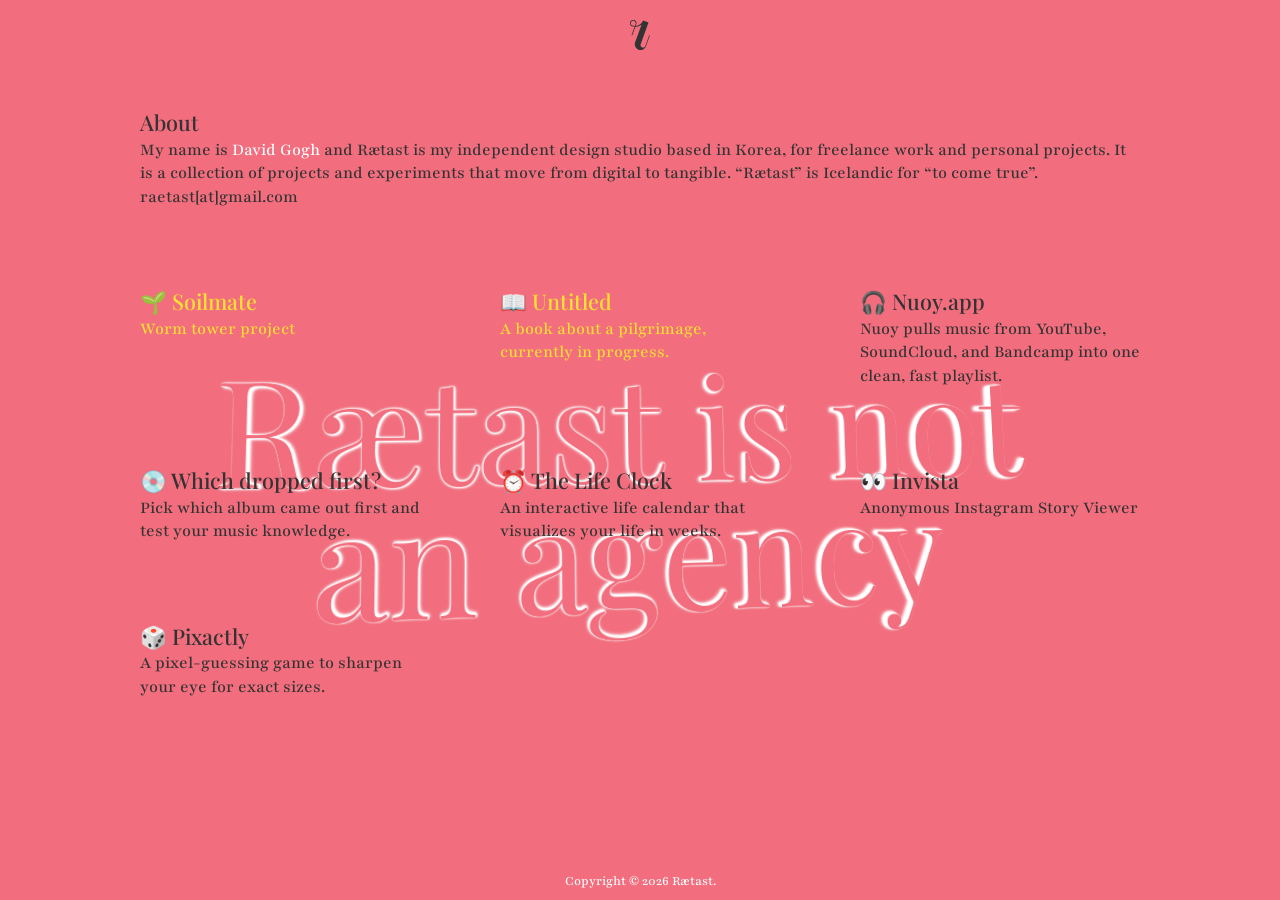
<file: index.html>
<!DOCTYPE html>
<html lang="en">

<head>
  <title>Rætast — Independent Design &amp; Creative Projects</title>
  <!-- Google tag (gtag.js) -->
  <script async src="https://www.googletagmanager.com/gtag/js?id=G-E0483FCLLG"></script>
  <script async src="https://pagead2.googlesyndication.com/pagead/js/adsbygoogle.js?client=ca-pub-3596538215842644"
    crossorigin="anonymous"></script>
  <script>
    window.dataLayer = window.dataLayer || [];
    function gtag() { dataLayer.push(arguments); }
    gtag('js', new Date());
    gtag('config', 'G-E0483FCLLG');
  </script>

  <meta charset="UTF-8" />
  <meta http-equiv="X-UA-Compatible" content="IE=Edge" />
  <meta name="description" content="Rætast is David Gogh's independent design studio in Korea, bringing together freelance design work, creative projects, and digital-to-tangible experiments." />
  <meta name="viewport" content="width=device-width, initial-scale=1, maximum-scale=1" />
  <meta property="og:type" content="website" />
  <meta property="og:image" content="https://raetast.com/_assets/img/raetast_og.png" />
  <meta property="og:title" content="Rætast — Independent Design &amp; Creative Projects" />
  <meta property="og:description" content="Rætast is David Gogh's independent design studio in Korea, bringing together freelance design work, creative projects, and digital-to-tangible experiments." />
  <meta property="og:url" content="https://raetast.com/" />
  <meta name="twitter:card" content="summary_large_image" />
  <meta name="twitter:title" content="Rætast — Independent Design &amp; Creative Projects" />
  <meta name="twitter:description" content="Rætast is David Gogh's independent design studio in Korea, bringing together freelance design work, creative projects, and digital-to-tangible experiments." />
  <meta name="twitter:image" content="https://raetast.com/_assets/img/raetast_og.png" />
  <link rel="canonical" href="https://raetast.com/" />

  <link rel="icon" type="image/svg+xml" href="/_assets/img/favicon.svg" />
  <link rel="shortcut icon" href="/_assets/img/favicon.ico" />
  <link rel="icon" type="image/png" sizes="16x16" href="/_assets/img/favicon-16x16.png" />
  <link rel="icon" type="image/png" sizes="32x32" href="/_assets/img/favicon-32x32.png" />
  <link rel="apple-touch-icon" sizes="180x180" href="/_assets/img/apple-touch-icon.png" />
  <link rel="preconnect" href="https://fonts.googleapis.com" />
  <link rel="preconnect" href="https://fonts.gstatic.com" crossorigin />
  <link rel="stylesheet" href="https://fonts.googleapis.com/css2?family=Playfair+Display:wght@400..600&amp;family=Playfair:opsz,wght@5..1200,400..500&amp;display=swap" />
  <link rel="stylesheet" href="_assets/css/normalize.css" />
  <link rel="stylesheet" href="_assets/css/styles.css?v=7" />
</head>

<body id="top">

  <!-- menu -->
  <section class="navbar" role="navigation">
    <div class="container">
      <a href="#top" aria-label="Rætast home">
        <img src="_assets/img/logo.svg" class="logo" alt="Rætast logo" />
      </a>
    </div>
  </section>

  <main>
    <!-- home -->
    <section id="home">
      <div class="row">
        <div class="landing">
          <h1 class="visually-hidden">Rætast is not an agency</h1>
          <div class="stage-wrap" aria-hidden="true">
            <div class="stage">
              <div class="layer"></div>
              <div class="layer"></div>
              <div class="layer"></div>
              <div class="layer"></div>
              <div class="layer"></div>
              <div class="layer"></div>
              <div class="layer"></div>
              <div class="layer"></div>
              <div class="layer"></div>
              <div class="layer"></div>
              <div class="layer"></div>
            </div>
          </div>
          <div class="info-grid">
            <div class="info-intro">
              <h3>About</h3>
              <p>My name is <a href="https://davidgogh.com/" target="_blank" rel="noopener noreferrer">David Gogh</a> and Rætast is my independent design studio based in Korea, for freelance work and personal projects. It is a collection of projects and experiments that move from digital to tangible. “Rætast” is Icelandic for “to come true”.<br />raetast[at]gmail.com</p>
            </div>
            <div>
              <div class="info-link info-tooltip" data-tooltip="Work in progress">
                <h3>🌱 Soilmate</h3>
                <p>Worm tower project</p>
              </div>
            </div>
            <div>
              <div class="info-link info-tooltip" data-tooltip="Work in progress">
                <h3>📖 Untitled</h3>
                <p>A book about a pilgrimage, currently in progress.</p>
              </div>
            </div>
            <div>
              <a class="info-link" href="https://nuoy.app" target="_blank" rel="noopener noreferrer">
                <h3>🎧 Nuoy.app</h3>
                <p>Nuoy pulls music from YouTube, SoundCloud, and Bandcamp into one clean, fast playlist.</p>
              </a>
            </div>
            <div>
              <a class="info-link" href="https://nuoy.app/firstdrop/" target="_blank" rel="noopener noreferrer">
                <h3>💿 Which dropped first?</h3>
                <p>Pick which album came out first and test your music knowledge.</p>
              </a>
            </div>
            <div>
              <a class="info-link" href="https://raetast.com/clock/" target="_blank" rel="noopener noreferrer">
                <h3>⏰ The Life Clock</h3>
                <p>An interactive life calendar that visualizes your life in weeks.</p>
              </a>
            </div>
            <div>
              <a class="info-link" href="https://invista.icu" target="_blank" rel="noopener noreferrer">
                <h3>👀 Invista</h3>
                <p>Anonymous Instagram Story Viewer</p>
              </a>
            </div>
            <div>
              <a class="info-link" href="https://pixact.ly" target="_blank" rel="noopener noreferrer">
                <h3>🎲 Pixactly</h3>
                <p>A pixel-guessing game to sharpen your eye for exact sizes.</p>
              </a>
            </div>
          </div>
        </div>
      </div>
    </section>
  </main>

  <!-- footer -->
  <footer id="footer">
    <div class="container">
      <p>Copyright © <span id="current-year">2025</span> Rætast.</p>
    </div>
  </footer>

  <script src="_assets/js/main.js?v=8"></script>
</body>

</html>
</file>
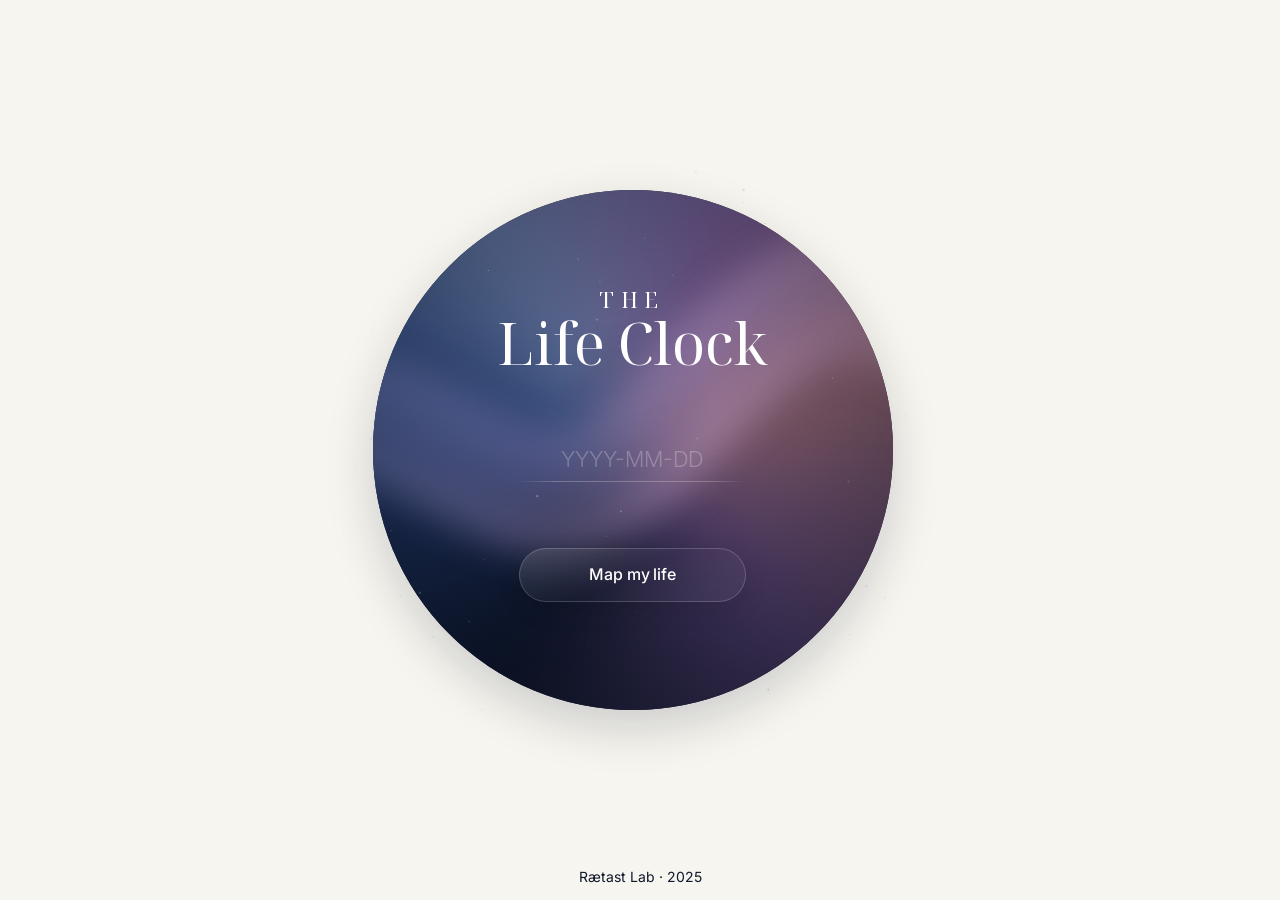
<file: clock/index.html>
<!DOCTYPE html>
<html lang="en">

<head>
  <meta charset="UTF-8" />
  <meta name="viewport" content="width=device-width, initial-scale=1.0" />
  <title>The Life Clock — Visualize Your Life in Weeks</title>
  <meta name="description" content="Visualize your life in weeks with The Life Clock. Enter your date of birth to see weeks lived and a life calendar based on a 100-year lifespan." />
  <meta name="robots" content="index,follow" />
  <link rel="canonical" href="https://raetast.com/clock/" />
  <meta property="og:title" content="The Life Clock — Visualize Your Life in Weeks" />
  <meta property="og:description" content="Visualize your life in weeks with The Life Clock. Enter your date of birth to see weeks lived and a life calendar based on a 100-year lifespan." />
  <meta property="og:type" content="website" />
  <meta property="og:url" content="https://raetast.com/clock/" />
  <meta property="og:locale" content="en_US" />
  <meta property="og:image" content="https://raetast.com/clock/assets/og_lifeclock.png" />
  <meta name="twitter:card" content="summary" />
  <meta name="twitter:title" content="The Life Clock — Visualize Your Life in Weeks" />
  <meta name="twitter:description" content="Visualize your life in weeks with The Life Clock. Enter your date of birth to see weeks lived and a life calendar based on a 100-year lifespan." />
  <meta name="twitter:image" content="https://raetast.com/clock/assets/og_lifeclock.png" />
  <link rel="icon" href="data:image/svg+xml,<svg xmlns='http://www.w3.org/2000/svg' viewBox='0 0 100 100'><text y='.9em' font-size='90'>⏰</text></svg>">
  <link rel="preconnect" href="https://fonts.googleapis.com" />
  <link rel="preconnect" href="https://fonts.gstatic.com" crossorigin />
  <link rel="preconnect" href="https://commons.wikimedia.org" />
  <link rel="preconnect" href="https://www.wikidata.org" />
  <link rel="stylesheet" href="https://fonts.googleapis.com/css2?family=Inter:opsz,wght@14..32,300..600&family=Noto+Serif+Display:wght@400&display=swap" />
  <link rel="stylesheet" href="css/styles.css?v=138" />
  <!-- Google tag (gtag.js) -->
  <script async src="https://www.googletagmanager.com/gtag/js?id=G-E0483FCLLG"></script>
  <script>
    window.dataLayer = window.dataLayer || [];
    function gtag() { dataLayer.push(arguments); }
    gtag('js', new Date());
    gtag('config', 'G-E0483FCLLG');
  </script>
</head>

<body tabindex="-1">
  <main class="page-shell">
    <section class="clock-experience">
      <div class="clock-flip-stage">
        <div class="clock-flip-card">
          <section class="form-shell clock-flip-face clock-flip-back">
            <div class="clock-atmosphere" aria-hidden="true">
              <div class="clock-atmosphere-field">
                <div class="clock-atmosphere-current">
                  <svg class="clock-atmosphere-aurora" viewBox="0 0 600 600" aria-hidden="true" focusable="false" xmlns="http://www.w3.org/2000/svg">
                    <defs>
                      <linearGradient id="clock-aurora-light" x1="0" y1="100" x2="600" y2="500" gradientUnits="userSpaceOnUse">
                        <stop stop-color="#8da9e7" />
                        <stop offset="0.42" stop-color="#b4a0dc" />
                        <stop offset="0.76" stop-color="#e0a9b7" />
                        <stop offset="1" stop-color="#b49acb" />
                      </linearGradient>
                      <filter id="clock-aurora-soft" filterUnits="userSpaceOnUse" x="-240" y="-240" width="1080" height="1080">
                        <feGaussianBlur stdDeviation="16" />
                      </filter>
                    </defs>
                    <g fill="none" stroke="url(#clock-aurora-light)" stroke-linecap="round" filter="url(#clock-aurora-soft)">
                      <path d="M-100 330 C70 110 170 480 340 270 S540 130 700 300" stroke-width="110" opacity="0.5">
                        <animate attributeName="d" dur="44s" repeatCount="indefinite" calcMode="spline" keyTimes="0;0.33;0.67;1" keySplines="0.42 0 0.58 1;0.42 0 0.58 1;0.42 0 0.58 1" values="M-100 330 C70 110 170 480 340 270 S540 130 700 300;M-100 260 C70 420 170 90 340 310 S540 430 700 220;M-100 380 C70 240 170 370 340 210 S540 230 700 360;M-100 330 C70 110 170 480 340 270 S540 130 700 300" />
                      </path>
                      <path d="M-100 375 C70 175 170 520 340 325 S540 190 700 350" stroke-width="36" opacity="0.36">
                        <animate attributeName="d" dur="57s" repeatCount="indefinite" calcMode="spline" keyTimes="0;0.33;0.67;1" keySplines="0.42 0 0.58 1;0.42 0 0.58 1;0.42 0 0.58 1" values="M-100 375 C70 175 170 520 340 325 S540 190 700 350;M-100 320 C70 460 170 160 340 365 S540 470 700 280;M-100 425 C70 300 170 430 340 270 S540 290 700 410;M-100 375 C70 175 170 520 340 325 S540 190 700 350" />
                      </path>
                    </g>
                  </svg>
                </div>
              </div>
            </div>
            <canvas class="clock-atmosphere-particles" aria-hidden="true"></canvas>
            <h1 class="brand-title" aria-label="The Life Clock">
              <span class="brand-title-kicker">The</span>
              <span class="brand-title-main">Life Clock</span>
            </h1>
            <form id="dob-form" novalidate>
              <div class="form-row">
                <div class="field">
                  <input type="text" id="dob" inputmode="numeric" pattern="[0-9-]*" maxlength="10"
                    placeholder="YYYY-MM-DD" aria-label="Date of birth" autocomplete="bday"
                    aria-describedby="dob-error" required />
                  <div class="dob-error-tooltip" id="dob-error" role="alert" hidden></div>
                </div>
              </div>
              <div class="actions">
                <button type="submit" class="primary">Map my life</button>
              </div>
            </form>
          </section>
          <div class="clock-flip-face clock-flip-front" aria-hidden="true">
            <div class="clock-face-wrap">
              <div class="clock-face">
                <div class="day-night-indicator" aria-hidden="true">
                  <div class="day-night-mask">
                    <div class="day-night-disk" id="day-night-disk">
                      <span class="night-icon" aria-hidden="true">🌜</span>
                      <span class="day-icon" aria-hidden="true">🌞</span>
                      <div class="cloud-orbit cloud-orbit-back" aria-hidden="true">
                        <span class="cloud-icon">☁️</span>
                        <span class="cloud-icon cloud-icon-opposite">☁️</span>
                      </div>
                      <div class="cloud-orbit cloud-orbit-front" aria-hidden="true">
                        <span class="cloud-icon">☁️</span>
                        <span class="cloud-icon cloud-icon-opposite">☁️</span>
                      </div>
                      <div class="night-stars" aria-hidden="true">
                        <span class="star"></span>
                        <span class="star"></span>
                        <span class="star"></span>
                        <span class="star"></span>
                        <span class="star"></span>
                      </div>
                    </div>
                  </div>
                </div>
                <div class="clock-glass-surface"></div>
                <div class="clock-aperture" aria-hidden="true"></div>
                <div class="day-night-pivot" aria-hidden="true"></div>
                <div class="clock-dial"></div>
                <div class="clock-inscription">VITA CHRONOMETER</div>
                <div class="clock-inscription-bottom" aria-label="HOME MADE">HOME MADE</div>
                <div class="clock-hand hour" id="hour-hand"></div>
                <div class="clock-hand minute" id="minute-hand"></div>
                <div class="clock-center"></div>
              </div>
            </div>
          </div>
        </div>
      </div>
    </section>
    <section class="clock-panel" id="clock-panel" hidden>
      <div class="results-share-bar" aria-label="Share results">
        <h2 class="results-share-title">Share your stats</h2>
        <div class="share-menu-list" id="results-share-panel">
          <button type="button" class="secondary share-menu-item" data-share-target="x" aria-label="X">
            <svg aria-hidden="true" class="x-icon" viewBox="0 0 24 24" focusable="false" xmlns="http://www.w3.org/2000/svg">
              <path d="M13.7,10.6l6.6-7.6h-1.6l-5.7,6.6-4.5-6.6H3.2l6.9,10-6.9,8h1.6l6-7,4.8,7h5.2l-7.1-10.4h0ZM5.3,4.2h2.4l11,15.7h-2.4L5.3,4.2Z" />
            </svg>
          </button>
          <button type="button" class="secondary share-menu-item" data-share-target="threads" aria-label="Threads">
            <svg aria-hidden="true" class="threads-icon" viewBox="0 0 24 24" focusable="false" xmlns="http://www.w3.org/2000/svg">
              <path d="M12.1,21h0c-2.7,0-4.8-.9-6.1-2.6-1.2-1.5-1.9-3.7-1.9-6.4h0c0-2.7.7-4.8,1.9-6.4,1.4-1.7,3.5-2.6,6.1-2.6h0c2.1,0,3.8.5,5.1,1.6,1.3,1,2.1,2.3,2.6,4.1l-1.5.4c-.8-3-2.9-4.5-6.2-4.5-2.2,0-3.8.7-4.9,2-1,1.3-1.5,3.1-1.5,5.4,0,2.3.5,4.1,1.5,5.4,1.1,1.3,2.7,2,4.9,2,2,0,3.3-.5,4.4-1.5,1.2-1.2,1.2-2.7.8-3.6-.2-.5-.7-1-1.2-1.3-.1,1-.5,1.8-1,2.5-.7.8-1.6,1.3-2.8,1.3-.9,0-1.8-.2-2.4-.6-.8-.5-1.3-1.3-1.3-2.2,0-.9.3-1.7,1-2.3.7-.6,1.6-.9,2.7-1,.8,0,1.6,0,2.3.1,0-.6-.3-1-.6-1.3-.4-.4-1-.7-1.8-.7h0c-.6,0-1.5.2-2,1l-1.3-.9c.7-1.1,1.9-1.7,3.4-1.7h0c2.4,0,3.8,1.5,4,4,0,0,.2,0,.2.1,1.1.5,1.9,1.3,2.4,2.3.6,1.4.7,3.6-1.2,5.4-1.4,1.4-3.1,2-5.5,2h0ZM12.9,12.2c-.2,0-.4,0-.6,0-1.4,0-2.2.7-2.2,1.6,0,.9,1.1,1.4,2.1,1.3.9,0,2.1-.4,2.3-2.8-.5-.1-1.1-.2-1.7-.2Z" />
            </svg>
          </button>
        </div>
      </div>
    </section>
    <section class="grid-wrap">
      <section class="life-grid card" id="life-grid" hidden>
        <div class="life-grid-glass" aria-hidden="true"></div>
        <div class="life-grid-inner">
          <div class="life-header">
            <div class="life-titles">
              <h1 class="life-title" id="life-calendar-heading">My life map</h1>
              <h3 class="life-title" id="weeks-lived-heading"></h3>
            </div>
          </div>
          <div class="life-boxes" id="life-boxes"></div>
          <div class="life-footer">
            <h3 class="life-footer-left">raetast.com/clock</h3>
            <h3 class="life-footer-right">#thelifeclock</h3>
          </div>
        </div>
      </section>
      <p class="caption" id="clock-caption"></p>
    </section>
  </main>

  <footer class="site-footer">
    <a href="https://raetast.com/" target="_blank" rel="noopener">Rætast Lab</a>
     · 2025
  </footer>

  <div class="week-tooltip" id="week-tooltip" hidden></div>

  <script src="js/main.js?v=92"></script>
</body>

</html>
</file>
<file: _assets/css/styles.css>
:root {
  --accent-1: #33cc99;
  --accent-2: #f26d7d;
  --accent-3: #fce130;
  --accent-4: #fff;
  --text-muted: #333;
}

*,
*::before,
*::after {
  box-sizing: border-box;
}

html {
  font-size: 18px;
  overflow-x: hidden;
  overflow-y: auto;
  -webkit-font-smoothing: antialiased;
}

body {
  background: var(--accent-2);
  color: var(--text-muted);
  font-family: "Playfair", serif;
  overflow-x: hidden;
  overflow-y: auto;
  margin: 0;
  min-height: 100vh;
}

::selection {
  background: var(--accent-3);
  color: var(--text-muted);
}

::-moz-selection {
  background: var(--accent-3);
  color: var(--text-muted);
}

h1,
h2,
h3,
h4,
h5,
h6 {
  font-family: "Playfair Display", serif;
  font-weight: inherit;
  line-height: inherit;
  margin: 0;
}

h1 {
  font-size: clamp(2.5rem, 6vw, 4.5rem);
  line-height: 1.1;
  font-weight: 600;
  color: var(--accent-4);
}

h3 {
  font-size: 1.2rem;
  font-weight: 500;
  margin-bottom: 4px;
}

.visually-hidden {
  position: absolute;
  width: 1px;
  height: 1px;
  margin: -1px;
  padding: 0;
  overflow: hidden;
  clip: rect(0, 0, 0, 0);
  border: 0;
}

p {
  font-size: 1rem;
  font-weight: 500;
  line-height: 1.3;
  margin: 0;
}

a {
  color: var(--accent-4);
  transition: 0.5s;
  text-decoration: none;
}

a:hover,
a:focus-visible {
  text-decoration: dashed underline;
  text-decoration-thickness: 1px;
  text-underline-offset: 3px;
}

section {
  position: relative;
}

.navbar {
  position: fixed;
  padding: 20px 0;
  width: 100%;
  z-index: 999;
}

.navbar .container,
footer .container {
  display: flex;
  justify-content: center;
  align-items: center;
}

.logo {
  display: block;
  height: 30px;
  width: auto;
}

#home {
  padding: 0;
  min-height: 100vh;

}

.row {
  width: 100%;
  margin: 0;
}

.landing {
  display: flex;
  align-items: flex-start;
  justify-content: center;
  padding: 60px 30px 100px;
  width: 100%;
  margin: 0 auto;
  overflow-x: hidden;
  position: relative;
}

.stage-wrap {
  position: fixed;
  inset: 0;
  display: flex;
  align-items: center;
  justify-content: center;
  pointer-events: none;
  width: 100vw;
  height: 100vh;
  transform: translateY(-10%);
}

.stage {
  --orbit-x: 18px;
  --orbit-y: 10px;
  width: 100vw;
  margin: auto;
  position: relative;
  perspective: 1000px;
  transform-style: preserve-3d;
}

.layer {
  width: 100%;
  height: 100%;
  position: absolute;
  transform-style: preserve-3d;
  transform: rotateY(8deg) rotateX(6deg) translateZ(0);
}

.layer:after {
  font: clamp(56px, 14vw, 140px)/0.9 "Playfair Display", serif;
  content: "Rætast is not\a an agency";
  white-space: pre;
  text-align: center;
  /* Cover both lines and their descenders when the front uses background-clip. */
  height: 2.2em;
  width: 100%;
  position: absolute;
  color: var(--accent-4);
  filter: blur(var(--depth-blur, 0));
  opacity: var(--depth-opacity, 1);
}

.layer:nth-child(1):after { transform: translateZ(0px); --depth-blur: 0; }
.layer:nth-child(2):after { transform: translateZ(-1.5px); --depth-blur: 0.15px; }
.layer:nth-child(3):after { transform: translateZ(-3px); --depth-blur: 0.25px; }
.layer:nth-child(4):after { transform: translateZ(-4.5px); --depth-blur: 0.4px; }
.layer:nth-child(5):after { transform: translateZ(-6px); --depth-blur: 0.6px; }
.layer:nth-child(6):after { transform: translateZ(-7.5px); --depth-blur: 0.8px; }
.layer:nth-child(7):after { transform: translateZ(-9px); --depth-blur: 1px; }
.layer:nth-child(8):after { transform: translateZ(-10.5px); --depth-blur: 1.25px; }
.layer:nth-child(9):after { transform: translateZ(-12px); --depth-blur: 1.5px; --depth-opacity: 0.95; }
.layer:nth-child(10):after { transform: translateZ(-13.5px); --depth-blur: 1.8px; --depth-opacity: 0.9; }
.layer:nth-child(11):after { transform: translateZ(-15px); --depth-blur: 2.1px; --depth-opacity: 0.85; }
.layer:first-child:after { color: var(--accent-2); text-shadow: none; }

@supports ((background-clip: text) or (-webkit-background-clip: text)) {
  @media (hover: hover) and (pointer: fine) and (prefers-reduced-motion: no-preference) {
    .stage.pixel-active .layer:first-child:after {
      background-color: var(--accent-2);
      background-image: var(--pixel-texture);
      background-repeat: no-repeat;
      background-size: 384px 384px;
      background-position: var(--pixel-x) var(--pixel-y);
      background-clip: text;
      -webkit-background-clip: text;
      color: transparent;
      -webkit-text-fill-color: transparent;
      image-rendering: pixelated;
    }
  }
}

.info-grid {
  position: relative;
  z-index: 1;
  display: grid;
  grid-template-columns: repeat(3, minmax(0, 1fr));
  gap: 60px;
  max-width: 1020px;
  width: 100%;
  margin: 40px auto 80px auto;
}

.info-intro {
  grid-column: span 3;
  padding: 10px;
}

.info-link {
  position: relative;
  display: block;
  color: var(--text-muted);
  text-decoration: none;
  padding: 10px;
  transition: color 0.25s ease, transform 0.25s ease;
}

.info-link h3 {
  white-space: nowrap;
}

.info-link:not(.info-tooltip) {
  cursor: pointer;
}

.info-link:not(.info-tooltip) * {
  cursor: pointer;
}

.info-link:before {
  content: "";
  position: absolute;
  inset: 0;
  background: rgba(99, 40, 47, 0.75);
  border-radius: 8px;
  opacity: 0;
  transition: opacity 0.25s ease;
  z-index: -1;
}

.info-link:hover {
  color: var(--accent-4);
  text-decoration: none;
  text-shadow: none;
}

.info-link:hover:before {
  opacity: 1;
}

.info-tooltip {
  --tooltip-x: 50%;
  --tooltip-y: 0;
  cursor: progress !important;
  color: var(--accent-3);
}

.info-tooltip,
.info-tooltip * {
  cursor: progress !important;
}

.info-tooltip:after {
  content: attr(data-tooltip);
  position: absolute;
  left: var(--tooltip-x);
  top: var(--tooltip-y);
  transform: translate(-50%, calc(-100% - 8px));
  padding: 4px 8px;
  background: var(--text-muted);
  color: var(--accent-2);
  border-radius: 4px;
  font-size: 0.85rem;
  white-space: nowrap;
  opacity: 0;
  pointer-events: none;
  transition: opacity 0.2s ease;
}

.info-tooltip:hover:after {
  opacity: 1;
}

footer {
  position: fixed;
  inset: auto 0 0 0;
  padding: 10px;
  text-align: center;
  z-index: 999;
}

footer p {
  font-size: 14px;
  color: var(--accent-4);
}

@media only screen and (max-width: 767px) {
  h1 {
    font-size: 2.5em;
  }

  .info-grid {
    gap: 40px;
    margin-bottom: 60px;
  }
}

@media only screen and (max-width: 600px) {
  .stage {
    --orbit-x: 12px;
    --orbit-y: 8px;
  }

  .info-grid {
    grid-template-columns: 1fr;
  }

  .info-intro {
    grid-column: auto;
  }
}
</file>
<file: clock/css/styles.css>
@property --dob-rule-color {
  syntax: "<color>";
  inherits: false;
  initial-value: transparent;
}

@property --clock-focus-blur {
  syntax: "<length>";
  inherits: true;
  initial-value: 0px;
}

:root {
  --page-bg: #f7f5ef;
  --page-bg-rgb: 247, 245, 239;
  --text: #0f172a;
  --text-rgb: 15, 23, 42;
  --muted: #80858b;
  --muted-rgb: 164, 172, 182;
  --white: #fff;
  --white-rgb: 255, 255, 255;
  --accent: #33cc99;
  --accent-3: #fce130;
  --accent-3-rgb: 252, 225, 48;
  --accent-4: #f26d7d;
  --night-sky: #0b1426;
  --night-sky-soft: #143057;
  --day-sky: #50bdec;
  --day-sky-light: #8bdcff;
  --life-box-size: 15px;
  --life-box-gap: 3px;
  --result-gap: clamp(56px, 7vmin, 84px);
}

html {
  overflow: hidden;
  background-color: var(--page-bg);
  color-scheme: light;
  transition: background-color 1.2s ease 0.25s;
}

html:has(> body.has-results) {
  background-color: #091421;
  color-scheme: dark;
}

* {
  box-sizing: border-box;
}

body {
  margin: 0;
  font-family: "Inter", "Helvetica Neue", Arial, sans-serif;
  font-weight: 400;
  letter-spacing: 0;
  background-color: var(--page-bg);
  min-height: 100dvh;
  height: 100dvh;
  scrollbar-gutter: stable;
  scrollbar-color: transparent transparent;
  --page-padding: 30px;
  padding: 0 var(--page-padding) 0;
  position: relative;
  color: var(--text);
  overflow-x: hidden;
  overflow-y: auto;
  transition: background-color 0.35s ease;
}

body:not(.has-results),
body.is-flipping {
  overflow-x: hidden;
  overflow-y: hidden;
}

body:focus {
  outline: none;
}

body::-webkit-scrollbar {
  width: 15px;
}

body::-webkit-scrollbar-track {
  background: transparent;
}

body::-webkit-scrollbar-thumb {
  background-color: rgba(var(--page-bg-rgb), 0.4);
  border: 4px solid transparent;
  border-radius: 999px;
  background-clip: content-box;
}

body:not(.has-results)::-webkit-scrollbar-thumb,
body.is-flipping::-webkit-scrollbar-thumb {
  background-color: transparent;
}

a {
  color: var(--accent);
  text-decoration: none;
}

a:hover {
  color: var(--accent);
}

::selection {
  background: var(--accent-3);
  color: var(--text);
}

.page-shell {
  width: min(942px, 100%);
  margin: 0 auto;
  min-height: 100dvh;
  display: flex;
  flex-direction: column;
  align-items: center;
  justify-content: center;
  gap: 16px;
  position: relative;
  z-index: 1;
  transition: gap 0.35s ease;
}

body.has-results .page-shell {
  justify-content: flex-start;
  padding-top: 0;
  gap: var(--result-gap);
}

.site-footer {
  width: 100%;
  text-align: center;
  color: var(--text);
  background: transparent;
  font-size: 14px;
  position: fixed;
  bottom: 0;
  left: 0;
  padding-bottom: 15px;
  pointer-events: none;
  z-index: 10;
  opacity: 1;
  visibility: visible;
  transition: opacity 0.35s ease, visibility 0s;
}

.has-results .site-footer {
  position: relative;
  margin-top: 0;
  width: calc(100% + (var(--page-padding) * 2));
  margin-left: calc(var(--page-padding) * -1);
  padding-top: 28px;
}

.site-footer a {
  color: var(--text);
  text-decoration: none;
  pointer-events: auto;
}

.site-footer a:hover {
  text-decoration: underline;
}

.form-shell h1 {
  text-align: center;
}

.clock-experience {
  --flip-clock-size: min(520px, calc(100vmin - 60px));
  position: relative;
  width: 100%;
  min-height: 100dvh;
  display: flex;
  flex-direction: column;
  align-items: center;
  justify-content: center;
  gap: 18px;
  perspective: 1400px;
}

body:not(.has-results) .clock-experience {
  z-index: 2;
}

body.has-results .clock-experience {
  min-height: calc(50dvh + (var(--flip-clock-size) / 2));
}

body.is-flipping .clock-experience {
  min-height: 100dvh;
  z-index: 2;
}

.clock-flip-stage {
  width: var(--flip-clock-size);
  height: var(--flip-clock-size);
  aspect-ratio: 1 / 1;
  flex: 0 0 auto;
  min-width: 290px;
  min-height: 290px;
  perspective: 1400px;
  position: absolute;
  left: 50%;
  top: 50dvh;
  transform: translate(-50%, -50%);
}

.clock-flip-card {
  position: relative;
  width: 100%;
  height: 100%;
  /* A two-phase flip keeps the glass in a flat compositing plane throughout. */
  transform-style: flat;
}

body.has-results .clock-flip-back {
  transform: scaleX(0);
  visibility: hidden;
  pointer-events: none;
  transition: transform 0.825s cubic-bezier(0.8, 0, 1, 1), visibility 0s 0.825s;
}

body.has-results .clock-flip-front {
  transform: scaleX(1);
  visibility: visible;
  transition: transform 0.825s cubic-bezier(0, 0, 0.2, 1) 0.825s, visibility 0s 0.825s;
}

@media (prefers-reduced-motion: no-preference) {
  body.is-flipping .clock-flip-card {
    animation: clock-flip-focus 1.65s linear;
  }

  body.is-flipping .clock-flip-face::after {
    content: "";
    position: absolute;
    inset: 0;
    border-radius: inherit;
    pointer-events: none;
    z-index: 6;
    /* A vertical focal plane keeps the hub sharp as the sides turn away. */
    -webkit-backdrop-filter: blur(var(--clock-focus-blur, 0px));
    backdrop-filter: blur(var(--clock-focus-blur, 0px));
    -webkit-mask-image: linear-gradient(90deg, #000, rgba(0, 0, 0, 0.85) 18%, transparent 44% 56%, rgba(0, 0, 0, 0.85) 82%, #000);
    mask-image: linear-gradient(90deg, #000, rgba(0, 0, 0, 0.85) 18%, transparent 44% 56%, rgba(0, 0, 0, 0.85) 82%, #000);
  }
}

@keyframes clock-flip-focus {
  0%,
  100% {
    --clock-focus-blur: 0px;
  }
  25%,
  75% {
    --clock-focus-blur: 1.4px;
  }
  50% {
    --clock-focus-blur: 6px;
  }
}

@media (prefers-reduced-motion: reduce) {
  html,
  .clock-flip-card,
  .clock-flip-face,
  .clock-flip-stage,
  .clock-atmosphere,
  .clock-atmosphere-field,
  .clock-atmosphere-field::before,
  .clock-atmosphere-current,
  .clock-results-backdrop,
  .site-footer,
  .clock-panel,
  .life-box,
  .life-boxes,
  .life-grid {
    transition: none !important;
    animation: none !important;
  }
}

@keyframes clock-pendulum-sway {
  0% {
    transform: translateX(-28px) rotate(-2deg);
  }
  100% {
    transform: translateX(28px) rotate(2deg);
  }
}

@keyframes clock-pendulum-counter-sway {
  0% {
    transform: rotate(2deg) translateX(28px);
  }
  100% {
    transform: rotate(-2deg) translateX(-28px);
  }
}

.clock-flip-face {
  position: absolute;
  inset: 0;
  border-radius: 50%;
  overflow: hidden;
  backface-visibility: hidden;
  -webkit-backface-visibility: hidden;
}

.clock-flip-back {
  --clock-small-type: clamp(18px, 4vw, 22px);
  max-width: none;
  width: 100%;
  height: 100%;
  min-width: 0;
  min-height: 0;
  margin: 0;
  padding: clamp(22px, 7vmin, 58px);
  display: flex;
  flex-direction: column;
  justify-content: center;
  align-items: center;
  gap: clamp(12px, 2.6vmin, 22px);
  color: var(--white);
  background: transparent;
  border: 0;
  box-shadow: none;
  overflow: visible;
  pointer-events: auto;
  transform: scaleX(1);
  visibility: visible;
  transition: transform 0.825s cubic-bezier(0, 0, 0.2, 1) 0.825s, visibility 0s 0.825s;
}

.clock-flip-back > .clock-atmosphere {
  position: absolute;
  inset: 0;
  border-radius: 50%;
  overflow: hidden;
  background: #091421;
  box-shadow: 0 18px 48px rgba(var(--text-rgb), 0.18);
  z-index: 0;
  pointer-events: none;
  transform-origin: 50% -120vh;
}

.clock-atmosphere-field {
  position: absolute;
  inset: 0;
  border-radius: inherit;
  overflow: hidden;
  clip-path: circle(50%);
  isolation: isolate;
}

.clock-flip-back .clock-atmosphere-field {
  /* Only the pendulum clips the scene; a second moving crop would cut it off. */
  border-radius: 0;
  overflow: visible;
  clip-path: none;
  transform-origin: 50% -120vh;
}

.clock-atmosphere-field::before {
  content: "";
  position: absolute;
  /* Cover the moving aperture plus the blur falloff, including small screens. */
  inset: calc(-35% - 80px);
  background:
    conic-gradient(from 210deg,
      #11182e 0deg,
      #2d4785 65deg,
      #6477a0 115deg,
      #73558b 175deg,
      #a26e78 225deg,
      #674c84 290deg,
      #11182e 360deg);
  opacity: 0.9;
  filter: blur(38px);
  animation: clock-atmosphere-flow 72s linear infinite;
  will-change: transform;
}

.clock-atmosphere-current {
  position: absolute;
  inset: -12%;
  opacity: 0.72;
  animation: clock-atmosphere-current 48s ease-in-out infinite alternate;
  will-change: transform;
}

.clock-atmosphere-aurora {
  display: block;
  width: 100%;
  height: 100%;
  overflow: visible;
}

.clock-atmosphere::after,
.clock-results-backdrop .clock-atmosphere-field::after {
  content: "";
  position: absolute;
  inset: 0;
  background:
    radial-gradient(ellipse at 50% 42%, transparent 22%, rgba(3, 8, 18, 0.42) 100%),
    linear-gradient(180deg, transparent 25%, rgba(3, 8, 18, 0.28));
  z-index: 2;
}

.clock-flip-back > .clock-atmosphere-particles {
  --particle-halo: max(0px, min(
    clamp(32px, 8vmin, 64px),
    calc((100vw - max(290px, var(--flip-clock-size))) / 2 - 2px),
    calc((100dvh - max(290px, var(--flip-clock-size))) / 2 - 2px)
  ));
  position: absolute;
  inset: calc(var(--particle-halo) * -1);
  display: block;
  width: calc(100% + var(--particle-halo) * 2);
  height: calc(100% + var(--particle-halo) * 2);
  opacity: 0.75;
  z-index: 1;
  pointer-events: none;
}

@keyframes clock-atmosphere-flow {
  0% {
    transform: rotate(0deg) scale(1.05);
  }
  100% {
    transform: rotate(360deg) scale(1.05);
  }
}

@keyframes clock-atmosphere-current {
  0% {
    transform: translate(-4%, 1%) rotate(-8deg) scale(1.05);
  }
  100% {
    transform: translate(4%, -2%) rotate(4deg) scale(1.08);
  }
}

body.is-flip-pending .clock-atmosphere-field::before,
body.is-flipping .clock-atmosphere-field::before,
body.has-results .clock-atmosphere-field::before,
body.is-flip-pending .clock-atmosphere-current,
body.is-flipping .clock-atmosphere-current,
body.has-results .clock-atmosphere-current {
  animation-play-state: paused;
}

body.is-pendulum-ready:not(.has-results):not(.is-flipping) .clock-atmosphere {
  animation: clock-pendulum-sway 1s ease-in-out infinite alternate;
}

body.is-pendulum-ready:not(.has-results):not(.is-flipping) .clock-flip-back .clock-atmosphere-field {
  /* Exact inverse: hold the color field still while its circular mask swings. */
  animation: clock-pendulum-counter-sway 1s ease-in-out infinite alternate;
}

.clock-results-backdrop {
  position: fixed;
  inset: 0;
  /* Sit behind the scrolling body, including its transparent scrollbar track. */
  z-index: -1;
  overflow: hidden;
  pointer-events: none;
  background: #091421;
  opacity: 0;
  visibility: hidden;
  transition:
    opacity 0.8s ease,
    visibility 0s linear 0.8s;
}

body.has-results .clock-results-backdrop {
  opacity: 1;
  visibility: visible;
  transition:
    opacity 1.2s ease 0.25s,
    visibility 0s;
}

.clock-results-backdrop .clock-atmosphere-field {
  inset: auto;
  top: 0;
  left: 0;
  width: var(--scene-size, 520px);
  height: var(--scene-size, 520px);
  border-radius: 0;
  clip-path: none;
  transform-origin: 0 0;
  transform: scale(var(--scene-x, 1), var(--scene-y, 1));
}

.clock-results-particles {
  position: absolute;
  inset: 0;
  width: 100%;
  height: 100%;
  opacity: 0.75;
  pointer-events: none;
}

.clock-results-backdrop .clock-atmosphere-field::before,
.clock-results-backdrop .clock-atmosphere-current {
  animation-play-state: paused;
}

body.has-results .clock-results-backdrop .clock-atmosphere-field::before,
body.has-results .clock-results-backdrop .clock-atmosphere-current {
  animation-play-state: running;
}

body.has-results {
  background-color: transparent;
  color: var(--white);
  scrollbar-color: rgba(var(--page-bg-rgb), 0.4) transparent;
}

body.is-flipping {
  scrollbar-color: transparent transparent;
}

body.has-results .site-footer {
  color: var(--white);
}

body.has-results .site-footer a {
  color: inherit;
}

body.is-flip-pending .site-footer,
body.is-flipping .site-footer {
  /* Fade in place before moving the footer into the results layout. */
  position: fixed;
  width: 100%;
  margin: 0;
  padding-top: 0;
  color: var(--text);
  opacity: 0;
  visibility: hidden;
  transition: opacity 0.35s ease, visibility 0s linear 0.35s;
}

body.is-flip-pending .site-footer a,
body.is-flipping .site-footer a {
  pointer-events: none;
}

body.has-results .results-share-title,
body.has-results .x-icon,
body.has-results .threads-icon {
  color: var(--white);
}

body.has-results .life-grid {
  color: var(--white);
}

body.has-results .life-box.upcoming,
body.has-results .life-box.beyond {
  background: rgba(255, 255, 255, 0.04);
  border: none;
}

body.has-results .life-box:not(.filled):is(:focus-visible, .is-selected) {
  background: rgba(0, 0, 0, 0.14);
  border: none;
}

body.has-results .life-box.has-loaded-notables::before {
  width: clamp(2px, calc(var(--life-box-size, 15px) * 0.34), 5px);
  height: clamp(2px, calc(var(--life-box-size, 15px) * 0.34), 5px);
}

body.has-results .life-box.filled.has-loaded-notables::before {
  background: rgba(var(--white-rgb), 0.85);
}

body.has-results .life-box:not(.filled).has-loaded-notables::before {
  background: rgba(var(--white-rgb), 0.8);
}

.clock-flip-back > * {
  position: relative;
  z-index: 1;
}

.clock-flip-back h1 {
  color: var(--white);
  font-size: clamp(26px, 7.2vmin, 46px);
  line-height: 1;
  margin: 0;
  max-width: 82%;
  white-space: nowrap;
}

.clock-flip-back .brand-title {
  width: min(86%, 440px);
  max-width: none;
  display: flex;
  flex-direction: column;
  align-items: center;
  gap: 0;
  font-family: "Noto Serif Display", "Times New Roman", serif;
  font-weight: 400;
  white-space: normal;
  transform: translateY(clamp(-10px, -1.8vmin, -6px));
}

.brand-title-kicker {
  display: block;
  text-align: center;
  margin-bottom: clamp(3px, 0.8vmin, 6px);
  font-size: var(--clock-small-type);
  letter-spacing: 0.3em;
  text-transform: uppercase;
}

.brand-title-main {
  display: block;
  text-align: center;
  font-size: clamp(40px, 8.8vmin, 58px);
  line-height: 0.92;
  white-space: nowrap;
}

.clock-flip-back form {
  width: min(56%, 290px);
  margin-top: clamp(20px, 4.2vmin, 36px);
  display: grid;
  grid-template-columns: 1fr;
  align-items: center;
  gap: clamp(16px, 3vmin, 24px);
}

.clock-flip-back .form-row {
  display: block;
  min-width: 0;
}

.clock-flip-back .actions {
  gap: 0;
  min-width: 0;
}

.clock-flip-back input[type="text"] {
  --dob-rule-color: rgba(var(--page-bg-rgb), 0.25);
  height: clamp(38px, 6.4vmin, 44px);
  padding: 8px 0 10px;
  border: 0;
  border-radius: 0;
  background:
    linear-gradient(
      90deg,
      transparent 0,
      var(--dob-rule-color) 16%,
      var(--dob-rule-color) 84%,
      transparent 100%
    )
    center bottom / 100% 1px no-repeat;
  color: var(--white);
  box-shadow: none;
  font-family: "Inter", "Helvetica Neue", Arial, sans-serif;
  font-size: var(--clock-small-type);
  font-weight: 300;
  text-align: center;
  transition: --dob-rule-color 0.5s ease, background-color 0.2s ease, box-shadow 0.2s ease;
}

.clock-flip-back input[type="text"]::placeholder {
  color: rgba(var(--white-rgb), 0.25);
}

.clock-flip-back input[type="text"]:focus {
  --dob-rule-color: rgba(var(--page-bg-rgb), 0.92);
  box-shadow: none;
}

.clock-flip-back input[type="text"][aria-invalid="true"] {
  --dob-rule-color: rgba(var(--muted-rgb), 0.92);
}

.dob-error-tooltip {
  position: absolute;
  left: 50%;
  top: calc(100% - 34px);
  min-width: max-content;
  max-width: min(280px, 80vw);
  padding: 8px 12px;
  border-radius: 8px;
  background: color-mix(in srgb, var(--text) 75%, var(--muted));
  color: var(--white);
  box-shadow: 0 10px 20px rgba(var(--text-rgb), 0.25);
  font-size: 12px;
  line-height: 1.25;
  text-align: center;
  white-space: nowrap;
  pointer-events: none;
  transform: translateX(-50%);
  z-index: 5;
}

.dob-error-tooltip[hidden] {
  display: none !important;
}

.dob-error-tooltip::before {
  content: "";
  position: absolute;
  left: 50%;
  top: -6px;
  width: 0;
  height: 0;
  border-left: 6px solid transparent;
  border-right: 6px solid transparent;
  border-bottom: 6px solid color-mix(in srgb, var(--text) 75%, var(--muted));
  transform: translateX(-50%);
}

.clock-flip-back .actions .primary {
  width: 100%;
  min-height: clamp(46px, 7vmin, 54px);
  padding: 12px 20px;
  border: 0;
  border-radius: 999px;
  background:
    linear-gradient(155deg,
      rgba(var(--white-rgb), 0.14),
      rgba(var(--white-rgb), 0.02) 50%,
      rgba(var(--white-rgb), 0.06));
  color: var(--white);
  box-shadow:
    inset 0 0 0 1px rgba(var(--white-rgb), 0.18),
    0 8px 24px rgba(0, 0, 0, 0.12);
  -webkit-backdrop-filter: blur(12px);
  backdrop-filter: blur(12px);
  font-family: "Inter", "Helvetica Neue", Arial, sans-serif;
  font-size: clamp(14px, 2.1vmin, 16px);
  font-weight: 500;
  line-height: 1.2;
  letter-spacing: -0.01em;
  transition: box-shadow 0.3s ease, filter 0.3s ease;
}

.clock-flip-back .actions .primary:hover {
  filter: brightness(1.06);
  transform: none;
  box-shadow:
    inset 0 0 0 1px rgba(var(--white-rgb), 0.26),
    0 10px 28px rgba(0, 0, 0, 0.16);
}

.clock-flip-back .actions .primary:active {
  filter: brightness(0.97);
}

.clock-flip-back .primary:focus-visible {
  outline: 2px solid var(--page-bg);
  outline-offset: 4px;
}

.clock-flip-front {
  display: grid;
  place-items: center;
  background: transparent;
  overflow: visible;
  transform: scaleX(0);
  visibility: hidden;
  transition: transform 0.825s cubic-bezier(0.8, 0, 1, 1), visibility 0s 0.825s;
  pointer-events: none;
}

body.has-results .clock-flip-front {
  pointer-events: auto;
}

.clock-flip-front .clock-face-wrap {
  --clock-size: var(--flip-clock-size);
}

.card {
  width: 100%;
  padding: 30px;
  position: relative;
  z-index: 1;
  text-align: center;
}

.life-grid.card {
  background: transparent;
  -webkit-backdrop-filter: none;
  backdrop-filter: none;
  border: 1px solid rgba(var(--white-rgb), 0.23);
  border-radius: 16px;
  box-shadow:
    inset 0 1px 1px rgba(var(--white-rgb), 0.28),
    0 1px 0 rgba(205, 216, 240, 0.1),
    0 14px 34px rgba(4, 8, 24, 0.14);
}

.life-grid-glass {
  position: absolute;
  inset: 0;
  border-radius: inherit;
  mask-size: 100% 100%;
  mask-repeat: no-repeat;
  background:
    radial-gradient(ellipse at 24% 12%, rgba(var(--white-rgb), 0.15), transparent 58%),
    linear-gradient(145deg, rgba(var(--white-rgb), 0.09), rgba(var(--white-rgb), 0.025));
  -webkit-backdrop-filter: blur(24px) saturate(1.08);
  backdrop-filter: blur(24px) saturate(1.08);
  pointer-events: none;
  z-index: 0;
}

h1 {
  margin: 0 0 16px;
  font-weight: 600;
  font-size: clamp(32px, 6vw, 48px);
  letter-spacing: 0;
  line-height: 1.1;
}

h2 {
  margin: 0;
  font-weight: 500;
  font-size: clamp(24px, 5vw, 32px);
  letter-spacing: 0;
  line-height: 1.2;
}

h3 {
  font-weight: 500;
  font-size: clamp(18px, 4vw, 22px);
}

.field {
  position: relative;
  display: flex;
  flex-direction: column;
  gap: 6px;
  padding-bottom: 42px;
}

input::placeholder {
  opacity: 1;
}

input[type="text"] {
  width: 100%;
}
input[type="text"]:focus {
  outline: none;
}

.actions {
  display: flex;
  gap: 30px;
  justify-content: center;
  flex-wrap: wrap;
}

button {
  cursor: pointer;
  border: none;
  padding: 14px 60px;
  border-radius: 6px;
  font-family: inherit;
  font-weight: 500;
  font-size: 16px;
  transition: background 0.2s ease, color 0.2s ease, transform 0.2s ease, box-shadow 0.2s ease;
  display: inline-flex;
  align-items: center;
  justify-content: center;
  gap: 8px;
  border: 1px solid var(--accent);
}

.secondary {
  display: inline-flex;
  align-items: center;
  gap: 6px;
  padding: 8px 12px;
  border-radius: 6px;
  border: 1px solid rgba(var(--text-rgb), 0.1);
  background: color-mix(in srgb, var(--text) 5%, transparent);
  color: var(--text);
  appearance: none;
  -webkit-appearance: none;
  box-shadow: none;
  font-weight: 500;
  font-size: 14px;
  cursor: pointer;
  transition: background 0.2s ease, color 0.2s ease, transform 0.2s ease, box-shadow 0.2s ease;
}

.clock-panel {
  position: relative;
  margin-top: 0;
  display: flex;
  flex-direction: column;
  align-items: center;
  gap: 12px;
  width: 100%;
  opacity: 0;
  transform: translateY(16px);
  pointer-events: none;
  transition: opacity 1s ease 0s, transform 0.75s ease 0s;
}

body.has-results .clock-panel {
  width: min(100%, 520px);
}

.clock-panel.is-visible {
  opacity: 1;
  transform: translateY(0);
  pointer-events: auto;
  transition-delay: 0.15s;
  animation: none;
}

.clock-panel .results-share-bar {
  opacity: 0;
  transform: translateY(12px);
}

.clock-panel.is-visible .results-share-bar {
  opacity: 1;
  transform: translateY(0);
  animation: clock-reveal 0.75s ease 0.15s both;
}

@keyframes clock-reveal {
  from {
    opacity: 0;
    transform: translateY(16px);
  }

  to {
    opacity: 1;
    transform: translateY(0);
  }
}

.results-share-bar {
  margin-top: 0;
  display: flex;
  flex-direction: column;
  justify-content: center;
  align-items: center;
  padding: 0;
  gap: 14px;
}

.results-share-title {
  margin: 0;
  font-weight: 500;
  letter-spacing: 0;
  color: var(--accent-4);
  display: inline-flex;
  align-items: baseline;
  white-space: nowrap;
}

.results-share-title.is-wave .wave-letter {
  display: inline-block;
  animation: share-wave 2s ease-in-out infinite;
  animation-delay: calc(var(--char-index) * 0.1s);
}

.share-menu-list {
  position: static;
  display: flex;
  gap: 30px;
  z-index: 6;
  flex-wrap: wrap;
}

#results-share-panel .share-menu-item {
  border: none;
  background: transparent;
  width: 50px;
  height: 50px;
  padding: 0;
  border-radius: 999px;
  position: relative;
  transform: none;
  outline: none;
  -webkit-tap-highlight-color: transparent;
}

#results-share-panel .share-menu-item:focus-visible {
  outline: 1px solid rgba(var(--white-rgb), 0.65);
  outline-offset: 3px;
}

#results-share-panel .share-menu-item::before {
  content: "";
  position: absolute;
  inset: 0;
  margin: auto;
  width: 50px;
  height: 50px;
  border-radius: 999px;
  background: rgba(var(--white-rgb), 0.08);
  box-shadow: inset 0 0 0 1px rgba(var(--white-rgb), 0.18);
  opacity: 0;
  transition: opacity 0.2s ease;
  pointer-events: none;
}

#results-share-panel .share-menu-item > * {
  position: relative;
  z-index: 1;
}

#results-share-panel .share-menu-item:hover::before,
#results-share-panel .share-menu-item:focus-visible::before {
  opacity: 1;
}

@media (max-width: 600px) {
  body {
    --page-padding: 20px;
    --result-gap: 52px;
  }

  #results-share-panel {
    justify-content: center;
    gap: 34px;
  }

}

@media (max-width: 639px) {
  body {
    --life-box-gap: 0.5px;
  }

  body.has-results .grid-wrap {
    width: calc(100% + (var(--page-padding) * 2));
    margin-inline: calc(var(--page-padding) * -1);
    padding-inline: var(--page-padding);
  }

  .life-grid.card {
    padding: 18px;
    border-radius: 12px;
  }

  .life-header {
    margin-bottom: 12px;
  }

  .life-titles {
    gap: 2px;
  }

}

@media (min-width: 640px) and (max-width: 1024px) {
  .life-box.has-loaded-notables::before {
    width: clamp(2px, calc(var(--life-box-size, 15px) * 0.22), 4px);
    height: clamp(2px, calc(var(--life-box-size, 15px) * 0.22), 4px);
    opacity: 0.58;
  }
}

.clock-panel[hidden],
.life-grid[hidden],
body:not(.has-results) .grid-wrap {
  display: none;
}

body:not(.has-results) #clock-caption,
body.is-flip-pending .clock-panel,
body.is-flip-pending .grid-wrap,
body.is-flip-pending #clock-caption,
body.is-flipping .clock-panel,
body.is-flipping .grid-wrap,
body.is-flipping #clock-caption {
  position: absolute;
  left: 0;
  right: 0;
  visibility: hidden;
  opacity: 0;
  pointer-events: none;
}

.grid-wrap {
  width: 100%;
  display: flex;
  flex-direction: column;
  align-items: center;
  gap: 12px;
  position: relative;
  z-index: 0;
  padding: clamp(34px, 5vw, 58px) 0 clamp(44px, 6vw, 72px);
  transition: opacity 0.25s ease;
}

.grid-wrap > * {
  position: relative;
  z-index: 1;
}

.clock-face-wrap {
  --clock-size: min(400px,
      calc(100% - (var(--page-padding) * 2.8)),
      calc(100vh - 240px));
  position: relative;
  width: var(--clock-size);
  height: var(--clock-size);
}

.clock-face {
  position: absolute;
  inset: 0;
  width: 400px;
  height: 400px;
  transform: scale(calc(var(--clock-size) / 400px));
  transform-origin: top left;
  border-radius: 50%;
  box-shadow:
    0 1px 0 rgba(205, 216, 240, 0.1),
    0 14px 34px rgba(4, 8, 24, 0.14);
}

.clock-glass-surface {
  position: absolute;
  inset: 0;
  border-radius: inherit;
  background:
    radial-gradient(ellipse at 24% 12%, rgba(var(--white-rgb), 0.15), transparent 58%),
    linear-gradient(145deg, rgba(var(--white-rgb), 0.09), rgba(var(--white-rgb), 0.025));
  -webkit-backdrop-filter: blur(24px) saturate(1.08);
  backdrop-filter: blur(24px) saturate(1.08);
  /* The glass covers the disk's hub inside the clear fan-shaped aperture. */
  clip-path: path(evenodd, "M 200 0 A 200 200 0 1 1 200 400 A 200 200 0 1 1 200 0 Z M 142.044 264.471 A 60 60 0 0 1 257.956 264.471 L 208.693 277.671 A 9 9 0 0 0 191.307 277.671 Z");
  pointer-events: none;
  z-index: 1;
}

.clock-face::before {
  content: "";
  position: absolute;
  inset: 0;
  border-radius: inherit;
  pointer-events: none;
  z-index: 5;
  border: 1px solid rgba(var(--white-rgb), 0.23);
  box-shadow:
    inset 0 1px 1px rgba(var(--white-rgb), 0.28),
    inset 0 -1px 2px rgba(4, 8, 24, 0.06);
}

.clock-aperture {
  position: absolute;
  top: 220px;
  left: 140px;
  width: 120px;
  height: 120px;
  clip-path: path("M 2.044 44.471 A 60 60 0 0 1 117.956 44.471 L 68.693 57.671 A 9 9 0 0 0 51.307 57.671 Z");
  pointer-events: none;
  z-index: 2;
}

.clock-aperture::before,
.clock-aperture::after {
  content: "";
  position: absolute;
  inset: 0;
}

.clock-aperture::before {
  border-radius: 50%;
  box-shadow: inset 0 2px 4px rgba(3, 9, 27, 0.2);
}

.clock-aperture::after {
  /* A fine highlight follows the aperture and its rounded central cover. */
  background: linear-gradient(160deg, rgba(4, 9, 27, 0.28), rgba(var(--white-rgb), 0.2) 78%);
  clip-path: path(evenodd, "M 2.044 44.471 A 60 60 0 0 1 117.956 44.471 L 68.693 57.671 A 9 9 0 0 0 51.307 57.671 Z M 3.022 43.933 A 59.2 59.2 0 0 1 116.978 43.933 L 69.237 56.725 A 9.8 9.8 0 0 0 50.763 56.725 Z");
}

.clock-dial {
  position: absolute;
  inset: 16px;
  border-radius: 50%;
  pointer-events: none;
  z-index: 2;
}

.clock-dial::before,
.clock-dial::after {
  content: "";
  position: absolute;
  inset: 0;
  border-radius: inherit;
}

.clock-dial::before {
  background: repeating-conic-gradient(from -0.18deg,
    rgba(var(--white-rgb), 0.42) 0deg 0.36deg, transparent 0.36deg 6deg);
  -webkit-mask-image: radial-gradient(farthest-side, transparent calc(100% - 7px), #000 calc(100% - 6px));
  mask-image: radial-gradient(farthest-side, transparent calc(100% - 7px), #000 calc(100% - 6px));
}

.clock-dial::after {
  background: repeating-conic-gradient(from -0.45deg,
    rgba(var(--white-rgb), 0.88) 0deg 0.9deg, transparent 0.9deg 30deg);
  -webkit-mask-image: radial-gradient(farthest-side, transparent calc(100% - 14px), #000 calc(100% - 13px));
  mask-image: radial-gradient(farthest-side, transparent calc(100% - 14px), #000 calc(100% - 13px));
}

.clock-inscription,
.clock-inscription-bottom {
  position: absolute;
  top: 90px;
  left: 50%;
  transform: translateX(-50%);
  color: rgba(var(--white-rgb), 0.72);
  font-size: 8.5px;
  font-weight: 400;
  line-height: 1.2;
  letter-spacing: 0.24em;
  white-space: nowrap;
  z-index: 2;
}

.clock-inscription-bottom {
  top: 350px;
  transform: translate(-50%, -50%);
  pointer-events: none;
}

.day-night-indicator {
  position: absolute;
  top: 70%;
  left: 50%;
  width: 120px;
  height: 120px;
  border-radius: 50%;
  transform: translate(-50%, -50%);
  pointer-events: none;
  z-index: 0;
}

.day-night-mask {
  position: absolute;
  inset: 0;
  border-radius: 50%;
  overflow: hidden;
  transform: rotate(180deg);
  transform-origin: center;
}

.day-night-pivot {
  position: absolute;
  top: 70%;
  left: 50%;
  width: 9px;
  height: 9px;
  transform: translate(-50%, -50%);
  border-radius: 50%;
  border: 1px solid rgba(var(--white-rgb), 0.28);
  background:
    radial-gradient(circle at center, rgba(38, 42, 67, 0.35) 0.9px, transparent 1px),
    radial-gradient(circle at 35% 25%, rgba(var(--white-rgb), 0.24), rgba(var(--white-rgb), 0.04) 75%);
  box-shadow:
    0 1px 2px rgba(4, 8, 24, 0.18),
    inset 0 1px 1px rgba(var(--white-rgb), 0.12);
  pointer-events: none;
  z-index: 2;
}

.day-night-disk {
  position: absolute;
  inset: 0;
  border-radius: 50%;
  background: conic-gradient(from 270deg,
      var(--night-sky) 0deg,
      var(--night-sky-soft) 60deg,
      var(--day-sky) 150deg,
      var(--day-sky-light) 180deg,
      var(--day-sky) 210deg,
      var(--night-sky-soft) 300deg,
      var(--night-sky) 360deg);
  transform: rotate(var(--day-night-rotation, 0deg));
  transition: transform 1.15s cubic-bezier(0.16, 1, 0.3, 1);
  overflow: hidden;
}

.night-stars {
  position: absolute;
  inset: 0;
  border-radius: 50%;
  mask-image: conic-gradient(from 270deg, var(--text) 0deg 120deg, transparent 120deg 240deg, var(--text) 240deg 360deg);
  -webkit-mask-image: conic-gradient(from 270deg, var(--text) 0deg 120deg, transparent 120deg 240deg, var(--text) 240deg 360deg);
}

.night-stars .star {
  position: absolute;
  width: 2px;
  height: 2px;
  border-radius: 50%;
  background: rgba(var(--accent-3-rgb), 0.9);
  opacity: 0.35;
  animation: star-twinkle 3s ease-in-out infinite;
  filter: brightness(0.9);
}

.night-stars .star:nth-child(1) {
  top: 28%;
  left: 18%;
  animation-delay: -0.4s;
}

.night-stars .star:nth-child(2) {
  top: 14%;
  left: 32%;
  animation-delay: -1.2s;
}

.night-stars .star:nth-child(3) {
  top: 34%;
  left: 34%;
  animation-delay: -2s;
}

.night-stars .star:nth-child(4) {
  top: 74%;
  left: 18%;
  animation-delay: -0.9s;
}

.night-stars .star:nth-child(5) {
  top: 64%;
  left: 24%;
  animation-delay: -1.6s;
}

.cloud-orbit {
  position: absolute;
  inset: 0;
  animation: cloud-orbit 54s linear infinite;
  pointer-events: none;
  z-index: 1;
}

.cloud-orbit-back {
  z-index: 1;
}

.cloud-orbit-front {
  z-index: 3;
  transform: rotate(120deg);
  animation-duration: 32s;
}

.cloud-orbit-front .cloud-icon {
  top: 24px;
  font-size: 24px;
}

.cloud-orbit-front .cloud-icon-opposite {
  bottom: 24px;
}

.cloud-icon {
  position: absolute;
  top: 6px;
  left: 50%;
  transform: translateX(-50%);
  font-size: 18px;
  opacity: 0.9;
  filter: drop-shadow(0 4px 6px rgba(var(--text-rgb), 0.18));
}

.cloud-icon-opposite {
  top: auto;
  bottom: 6px;
  transform: translateX(-50%) rotate(180deg);
  opacity: 0.9;
}

@keyframes cloud-orbit {
  0% {
    transform: rotate(0deg);
  }

  100% {
    transform: rotate(360deg);
  }
}

@keyframes star-twinkle {
  0% {
    opacity: 0.35;
    filter: brightness(0.9);
  }

  50% {
    opacity: 0.85;
    filter: brightness(1.25);
  }

  100% {
    opacity: 0.45;
    filter: brightness(1);
  }
}

@keyframes share-wave {

  0%,
  100% {
    transform: translateY(0);
  }

  50% {
    transform: translateY(-25%);
  }
}

@media (prefers-reduced-motion: reduce) {
  .results-share-title.is-wave .wave-letter {
    animation: none;
  }
}

.day-icon,
.night-icon {
  position: absolute;
  top: 50%;
  transform: translateY(-50%);
  font-size: 30px;
  line-height: 1;
  filter: drop-shadow(0 4px 6px rgba(var(--text-rgb), 0.2));
  z-index: 2;
}

.night-icon {
  left: 13%;
  transform: translateY(-50%) rotate(270deg);
}

.day-icon {
  right: 13%;
  transform: translateY(-50%) rotate(90deg);
}

.clock-hand {
  position: absolute;
  bottom: 50%;
  left: 50%;
  transform-origin: bottom center;
  border-radius: 999px;
  background: linear-gradient(90deg, rgba(var(--white-rgb), 0.6), rgba(var(--white-rgb), 0.98) 48%, rgba(var(--white-rgb), 0.8));
  filter: drop-shadow(0 2px 3px rgba(4, 8, 24, 0.24));
  transition: transform 1.15s cubic-bezier(0.16, 1, 0.3, 1);
  z-index: 3;
}

body.is-clock-motion-reset .clock-hand,
body.is-clock-motion-reset .day-night-disk {
  transition: none !important;
}

.clock-hand.hour {
  width: 6px;
  height: 100px;
}

.clock-hand.minute {
  width: 4px;
  height: 158px;
}

.clock-center {
  position: absolute;
  width: 12px;
  height: 12px;
  background: rgba(var(--white-rgb), 0.95);
  border: 1px solid rgba(var(--white-rgb), 0.65);
  border-radius: 50%;
  box-shadow: 0 1px 5px rgba(4, 8, 24, 0.24);
  top: 50%;
  left: 50%;
  transform: translate(-50%, -50%);
  z-index: 4;
}

.clock-center::after {
  content: "";
  position: absolute;
  inset: 3px;
  border-radius: 50%;
  background: rgba(38, 42, 67, 0.5);
}

@media (prefers-reduced-motion: reduce) {
  .clock-hand,
  .day-night-disk,
  .cloud-orbit,
  .night-stars .star {
    animation: none !important;
    transition: none !important;
  }
}

.caption {
  margin: 0;
  color: rgba(var(--white-rgb), 0.5);
  line-height: 1.4;
  font-size: 14px;
  text-align: left;
  align-self: flex-start;
}

.caption a {
  color: inherit;
  text-decoration: underline;
  text-decoration-thickness: 1px;
  text-underline-offset: 2px;
}

.life-grid {
  width: 100%;
  margin-top: 0;
  display: flex;
  flex-direction: column;
  align-items: stretch;
  gap: 12px;
  position: relative;
  opacity: 0;
  transform: translateY(12px);
  pointer-events: none;
  transition: opacity 1s ease 0s, transform 0.75s ease 0s;
}

.life-grid.is-visible {
  opacity: 1;
  transform: translateY(0);
  pointer-events: auto;
  transition-delay: 0.25s;
}

.life-grid-inner {
  position: relative;
  z-index: 1;
  max-width: 100%;
  width: 100%;
  margin: 0 auto;
  display: flex;
  flex-direction: column;
  align-items: center;
}

.life-header {
  max-width: 882px;
  display: flex;
  align-items: flex-start;
  gap: 30px;
  flex-wrap: wrap;
  position: relative;
  justify-content: flex-start;
  margin-bottom: 15px;
  flex-direction: column;
  width: min(100%, var(--life-grid-width, 100%));
}

.life-titles {
  display: flex;
  flex-direction: column;
  gap: 4px;
  flex: 1;
  align-items: flex-start;
  text-align: left;

}

.life-title {
  display: inline-flex;
  align-items: baseline;
  gap: 8px;
  flex-wrap: wrap;
  justify-content: flex-start;
  margin: 0;
}

.life-boxes {
  max-width: 100%;
  display: grid;
  grid-template-columns: repeat(52, var(--life-box-size, 15px));
  column-gap: var(--life-box-gap, 2px);
  row-gap: var(--life-box-gap, 2px);
  justify-self: center;
  align-self: center;
  width: min(100%, var(--life-grid-width, 100%));
}

.life-footer {
  max-width: 882px;
  display: flex;
  justify-content: space-between;
  align-items: center;
  margin-top: 15px;
  width: min(100%, var(--life-grid-width, 100%));
}

.life-footer h3 {
  margin: 0;
}

.life-box.decade-start {
  margin-top: 15px;
}

@media (max-width: 600px) {
  .life-box.decade-start {
    margin-top: 3px;
  }
}

.life-box {
  width: var(--life-box-size, 15px);
  height: var(--life-box-size, 15px);
  position: relative;
  border: none;
  border-radius: 2px;
  background: transparent;
}

.life-box.filled:hover,
.life-box:focus-visible,
.life-box.is-selected {
  outline: 1px solid rgba(var(--white-rgb), 0.65);
  outline-offset: 0;
  z-index: 6;
}

.life-box:focus-visible {
  outline: 2px solid var(--accent-4);
  outline-offset: 2px;
}

.life-box.is-selected {
  outline-color: var(--white);
  z-index: 7;
}

.life-box.has-loaded-notables::before {
  content: "";
  position: absolute;
  width: clamp(3px, calc(var(--life-box-size, 15px) * 0.34), 5px);
  height: clamp(3px, calc(var(--life-box-size, 15px) * 0.34), 5px);
  inset: 0;
  margin: auto;
  border-radius: 50%;
  background: rgba(var(--text-rgb), 0.45);
  pointer-events: none;
  z-index: 2;
  animation: notable-dot-reveal 0.4s ease-out both;
}

@keyframes notable-dot-reveal {
  from {
    opacity: 0;
  }
  to {
    opacity: 1;
  }
}

@media (prefers-reduced-motion: reduce) {
  .life-box.has-loaded-notables::before {
    animation: none;
  }
}

.x-icon,
.threads-icon {
  display: inline-block;
  width: 30px;
  height: 30px;
  flex-shrink: 0;
  fill: currentColor;
  color: var(--accent-4);
}

.life-box.filled {
  cursor: pointer;
}

.life-grid:not(.is-fill-animated) .life-boxes {
  opacity: 0;
}

.life-grid.is-fill-animated .life-boxes {
  animation: life-map-reveal 0.6s ease both;
}

@keyframes life-map-reveal {
  from {
    opacity: 0;
  }

  to {
    opacity: 1;
  }
}

.week-tooltip {
  position: fixed;
  display: flex;
  flex-direction: column;
  align-items: center;
  gap: 3px;
  padding: 8px 12px;
  background: var(--text);
  color: var(--white);
  font-size: 12px;
  text-align: center;
  border-radius: 8px;
  box-shadow: 0 10px 20px rgba(var(--text-rgb), 0.25);
  pointer-events: none;
  z-index: 10;
  transform: translate(0, -10px);
  white-space: nowrap;
}

.week-tooltip[hidden] {
  display: none !important;
}

.week-tooltip::before {
  content: "";
  position: absolute;
  left: var(--tooltip-arrow-left, 50%);
  top: -6px;
  width: 0;
  height: 0;
  border-left: 6px solid transparent;
  border-right: 6px solid transparent;
  border-bottom: 6px solid var(--text);
  transform: translateX(-50%);
}

.week-tooltip.is-pinned {
  pointer-events: auto;
}

.week-tooltip-age {
  color: var(--white);
}

.week-tooltip-person-line {
  color: var(--white);
  font-size: 12px;
  font-weight: 400;
}

.week-tooltip-person-name {
  color: var(--accent);
  font-size: 12px;
  font-weight: 400;
  text-decoration: none;
}

.week-tooltip-person-name:hover,
.week-tooltip-person-name:focus-visible {
  color: var(--white);
  text-decoration: underline;
  text-underline-offset: 2px;
}

.week-tooltip-separator {
  color: rgba(var(--white-rgb), 0.68);
  font-size: 11px;
}

.week-tooltip-role {
  color: var(--white);
  font-size: 12px;
  font-weight: 400;
}

@media print {
  @page {
    margin: 0;
  }

  * {
    visibility: visible !important;
  }

  html {
    overflow: visible;
    background: var(--white) !important;
    color-scheme: light;
  }

  body {
    height: auto;
    overflow: visible;
    scrollbar-gutter: auto;
    background: var(--white) !important;
    -webkit-print-color-adjust: exact;
    print-color-adjust: exact;
  }

  .life-grid {
    margin-top: 0px;
  }

  body.has-results .life-grid.card {
    color: var(--text);
    background: var(--white);
    border: none;
    box-shadow: none;
    -webkit-backdrop-filter: none;
    backdrop-filter: none;
  }

  .life-grid-glass {
    display: none;
  }

  body.has-results #weeks-lived-heading,
  body.has-results .life-footer {
    color: var(--text);
  }

  body.has-results .life-box.upcoming,
  body.has-results .life-box.beyond {
    background: rgba(0, 0, 0, 0.06);
    border: none;
  }

  body.has-results .life-box.filled {
    background: rgba(var(--text-rgb), 0.55);
    box-shadow: none;
  }

  body.has-results .life-box.filled.has-loaded-notables::before {
    background: var(--white);
  }

  .life-grid.is-visible {
    margin-top: -100px;
  }

  .life-grid-inner {
    width: 100%;
  }

  .life-grid .life-boxes {
    opacity: 1;
    animation: none;
  }

  .life-box {
    page-break-inside: avoid;
    break-inside: avoid;
  }

  .clock-results-backdrop,
  .week-tooltip,
  .site-footer,
  .form-shell,
  .clock-experience,
  .caption {
    display: none !important;
  }

}
</file>
